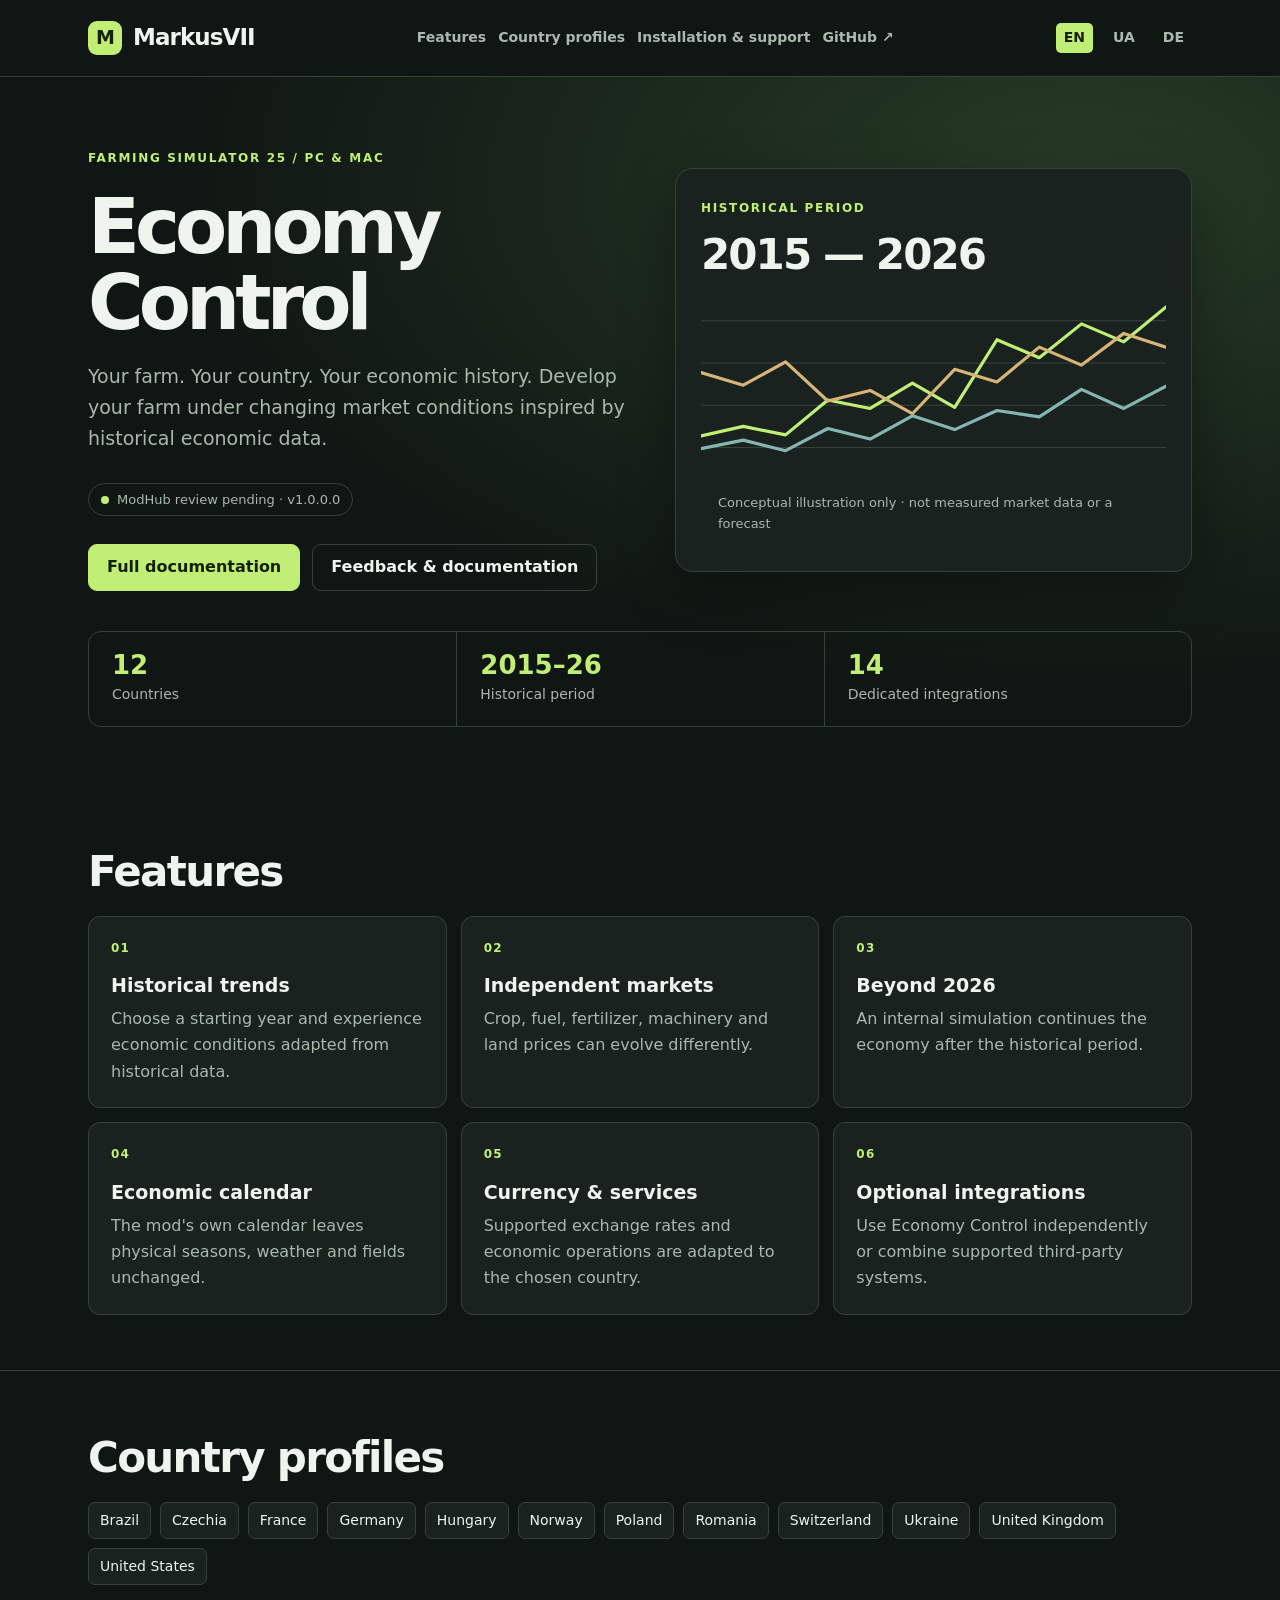
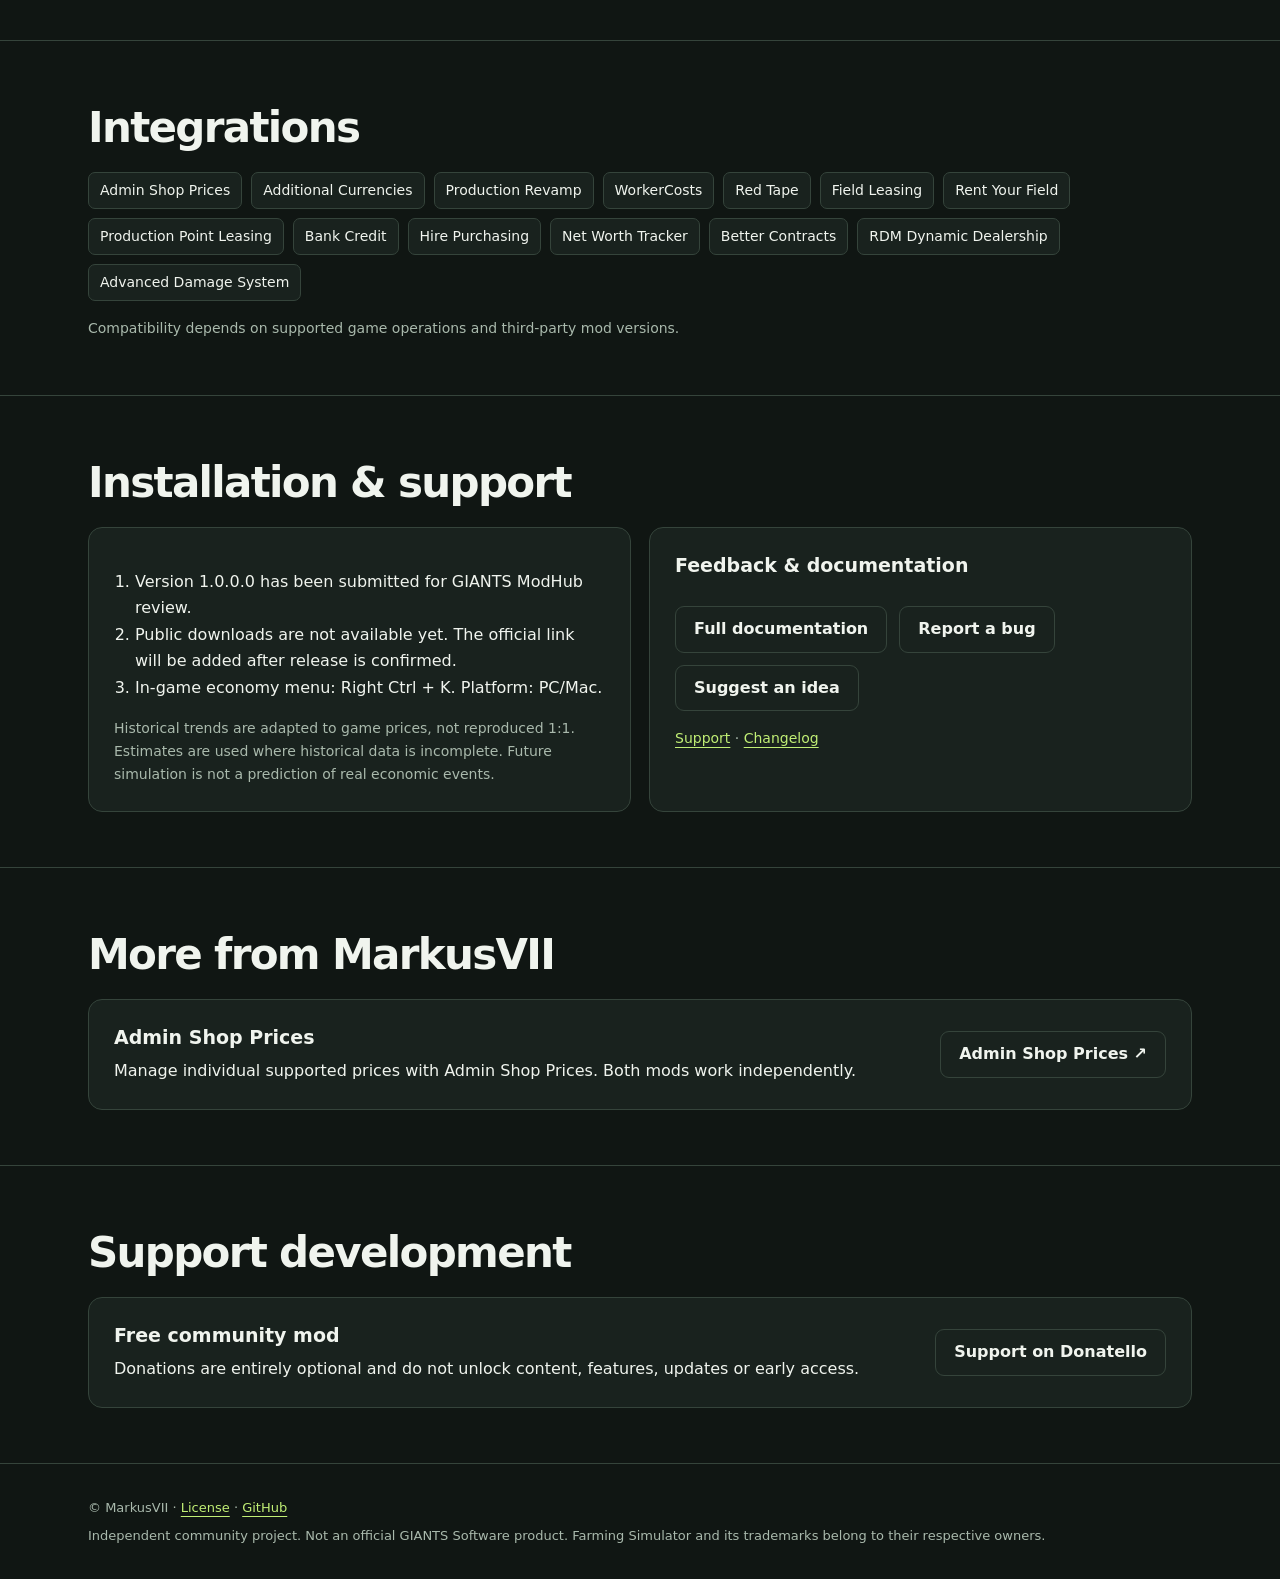
<file: index.html>
<!doctype html>
<html lang="en"><head><meta charset="utf-8"><meta name="viewport" content="width=device-width, initial-scale=1"><title>Economy Control | Farming Simulator 25 – MarkusVII</title><meta name="description" content="Economy Control for Farming Simulator 25 adds a dynamic economy based on historical data for 12 countries, with independent markets and optional integrations."><meta name="theme-color" content="#101613"><meta name="robots" content="index,follow"><link rel="canonical" href="https://markusvii.github.io/FS25_EconomyControl/"><link rel="alternate" hreflang="en" href="https://markusvii.github.io/FS25_EconomyControl/"><link rel="alternate" hreflang="uk" href="https://markusvii.github.io/FS25_EconomyControl/uk.html"><link rel="alternate" hreflang="de" href="https://markusvii.github.io/FS25_EconomyControl/de.html"><link rel="alternate" hreflang="x-default" href="https://markusvii.github.io/FS25_EconomyControl/"><meta property="og:type" content="website"><meta property="og:title" content="Economy Control | MarkusVII"><meta property="og:description" content="Economy Control for Farming Simulator 25 adds a dynamic economy based on historical data for 12 countries, with independent markets and optional integrations."><meta property="og:url" content="https://markusvii.github.io/FS25_EconomyControl/"><link rel="stylesheet" href="site.css"><link rel="icon" href="site-icon.svg" type="image/svg+xml"></head><body>
<header><div class="wrap nav"><a class="brand" href="https://markusvii.github.io/FS25_EconomyControl/"><span class="mark" aria-hidden="true">M</span>MarkusVII</a><nav class="navlinks"><a href="#features">Features</a><a href="#countries">Country profiles</a><a href="#guide">Installation & support</a><a href="https://github.com/MarkusVII/FS25_EconomyControl">GitHub ↗</a></nav><nav class="langs" aria-label="Language"><a href="https://markusvii.github.io/FS25_EconomyControl/" lang="en" aria-current="page">EN</a><a href="https://markusvii.github.io/FS25_EconomyControl/uk.html" lang="uk">UA</a><a href="https://markusvii.github.io/FS25_EconomyControl/de.html" lang="de">DE</a></nav></div></header>
<main><div class="hero"><div class="wrap"><div class="hero-grid"><div><div class="eyebrow">Farming Simulator 25 / PC &amp; Mac</div><h1>Economy Control</h1><p class="lead">Your farm. Your country. Your economic history. Develop your farm under changing market conditions inspired by historical economic data.</p><div class="actions"><span class="status">ModHub review pending · v1.0.0.0</span></div><div class="actions"><a class="btn primary" href="https://github.com/MarkusVII/FS25_EconomyControl">Full documentation</a><a class="btn" href="https://github.com/MarkusVII/FS25_EconomyControl/issues">Feedback &amp; documentation</a></div></div><div class="hero-visual chart"><span class="eyebrow">Historical period</span><div class="big">2015 — 2026</div><svg viewBox="0 0 440 180" role="img" aria-label="Conceptual illustration only · not measured market data or a forecast"><g stroke="#35443b" stroke-width="1"><path d="M0 30H440 M0 70H440 M0 110H440 M0 150H440"/></g><g fill="none" stroke-width="3" stroke-linejoin="round" stroke-linecap="round"><path stroke="#c1ef75" d="M0 139L40 130 80 138 120 105 160 113 200 89 240 112 280 48 320 65 360 33 400 50 440 17"/><path stroke="#d7b477" d="M0 79L40 91 80 69 120 106 160 96 200 118 240 76 280 88 320 55 360 72 400 42 440 55"/><path stroke="#85b7b0" d="M0 151L40 143 80 153 120 132 160 142 200 120 240 133 280 115 320 121 360 95 400 113 440 92"/></g></svg><div class="visual-caption">Conceptual illustration only · not measured market data or a forecast</div></div></div><div class="metrics"><div class="metric"><strong>12</strong><span>Countries</span></div><div class="metric"><strong>2015–26</strong><span>Historical period</span></div><div class="metric"><strong>14</strong><span>Dedicated integrations</span></div></div></div></div>
<section class="content" id="features"><div class="wrap"><h2>Features</h2><div class="grid"><article class="tile"><span class="num">01</span><h3>Historical trends</h3><p>Choose a starting year and experience economic conditions adapted from historical data.</p></article><article class="tile"><span class="num">02</span><h3>Independent markets</h3><p>Crop, fuel, fertilizer, machinery and land prices can evolve differently.</p></article><article class="tile"><span class="num">03</span><h3>Beyond 2026</h3><p>An internal simulation continues the economy after the historical period.</p></article><article class="tile"><span class="num">04</span><h3>Economic calendar</h3><p>The mod's own calendar leaves physical seasons, weather and fields unchanged.</p></article><article class="tile"><span class="num">05</span><h3>Currency &amp; services</h3><p>Supported exchange rates and economic operations are adapted to the chosen country.</p></article><article class="tile"><span class="num">06</span><h3>Optional integrations</h3><p>Use Economy Control independently or combine supported third-party systems.</p></article></div></div></section>
<section class="content" id="countries"><div class="wrap"><h2>Country profiles</h2><div class="tags"><span class="tag">Brazil</span><span class="tag">Czechia</span><span class="tag">France</span><span class="tag">Germany</span><span class="tag">Hungary</span><span class="tag">Norway</span><span class="tag">Poland</span><span class="tag">Romania</span><span class="tag">Switzerland</span><span class="tag">Ukraine</span><span class="tag">United Kingdom</span><span class="tag">United States</span></div></div></section><section class="content" id="integrations"><div class="wrap"><h2>Integrations</h2><div class="tags"><span class="tag">Admin Shop Prices</span><span class="tag">Additional Currencies</span><span class="tag">Production Revamp</span><span class="tag">WorkerCosts</span><span class="tag">Red Tape</span><span class="tag">Field Leasing</span><span class="tag">Rent Your Field</span><span class="tag">Production Point Leasing</span><span class="tag">Bank Credit</span><span class="tag">Hire Purchasing</span><span class="tag">Net Worth Tracker</span><span class="tag">Better Contracts</span><span class="tag">RDM Dynamic Dealership</span><span class="tag">Advanced Damage System</span></div><p class="note">Compatibility depends on supported game operations and third-party mod versions.</p></div></section>
<section class="content" id="guide"><div class="wrap"><h2>Installation &amp; support</h2><div class="split"><article class="panel"><ol><li>Version 1.0.0.0 has been submitted for GIANTS ModHub review.</li><li>Public downloads are not available yet. The official link will be added after release is confirmed.</li><li>In-game economy menu: Right Ctrl + K. Platform: PC/Mac.</li></ol><p class="note">Historical trends are adapted to game prices, not reproduced 1:1. Estimates are used where historical data is incomplete. Future simulation is not a prediction of real economic events.</p></article><article class="panel"><h3>Feedback &amp; documentation</h3><div class="actions"><a class="btn" href="https://github.com/MarkusVII/FS25_EconomyControl/blob/main/README.md">Full documentation</a><a class="btn" href="https://github.com/MarkusVII/FS25_EconomyControl/issues/new?template=bug_report.yml">Report a bug</a><a class="btn" href="https://github.com/MarkusVII/FS25_EconomyControl/issues/new?template=feature_request.yml">Suggest an idea</a></div><p class="note"><a href="https://github.com/MarkusVII/FS25_EconomyControl/blob/main/SUPPORT.md">Support</a> · <a href="https://github.com/MarkusVII/FS25_EconomyControl/blob/main/CHANGELOG.md">Changelog</a></p></article></div></div></section>
<section class="content" id="related"><div class="wrap"><h2>More from MarkusVII</h2><div class="panel cross"><div><h3>Admin Shop Prices</h3><p>Manage individual supported prices with Admin Shop Prices. Both mods work independently.</p></div><a class="btn" href="https://markusvii.github.io/FS25_AdminShopPrices/">Admin Shop Prices ↗</a></div></div></section>
<section class="content" id="support"><div class="wrap"><h2>Support development</h2><div class="panel cross"><div><h3>Free community mod</h3><p>Donations are entirely optional and do not unlock content, features, updates or early access.</p></div><a class="btn" href="https://donatello.to/MarkusVII">Support on Donatello</a></div></div></section>
</main><footer><div class="wrap"><p>© MarkusVII · <a href="https://github.com/MarkusVII/FS25_EconomyControl/blob/main/LICENSE.md">License</a> · <a href="https://github.com/MarkusVII/FS25_EconomyControl">GitHub</a></p><p>Independent community project. Not an official GIANTS Software product. Farming Simulator and its trademarks belong to their respective owners.</p></div></footer></body></html>
</file>
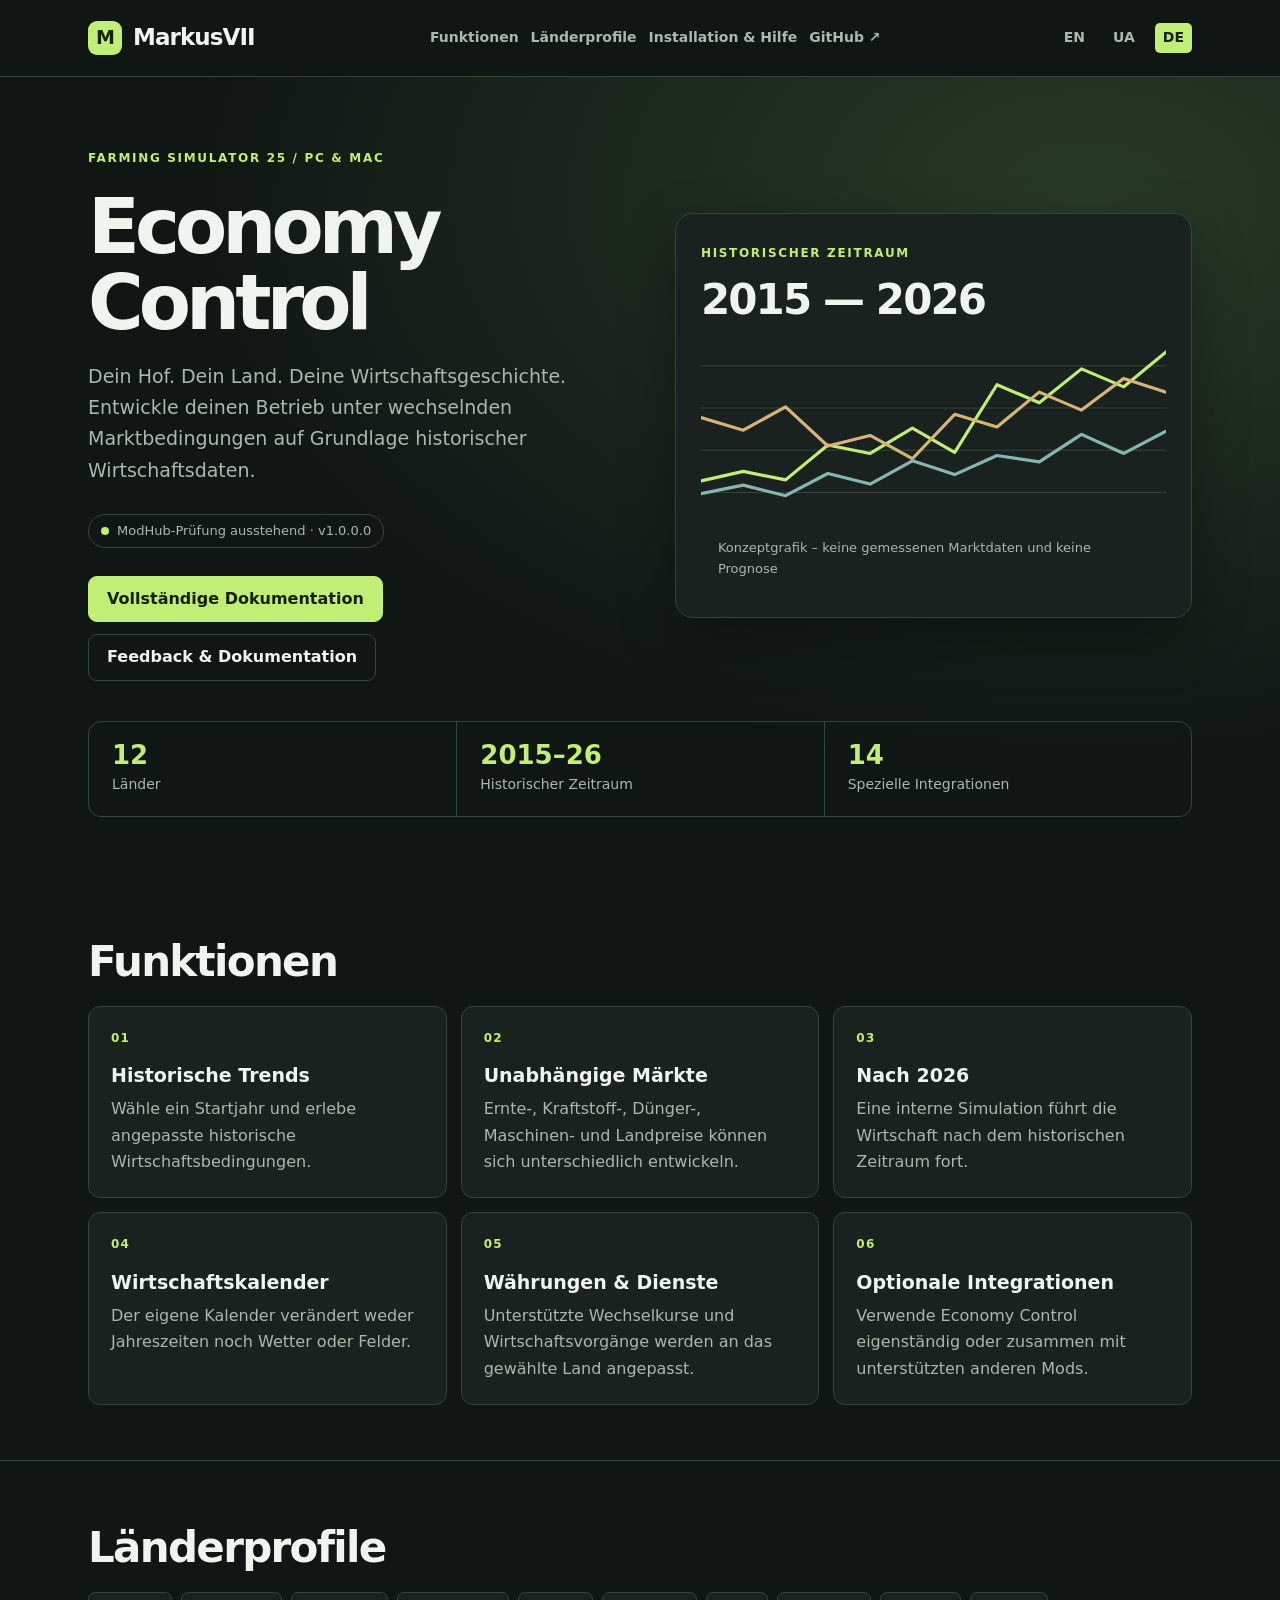
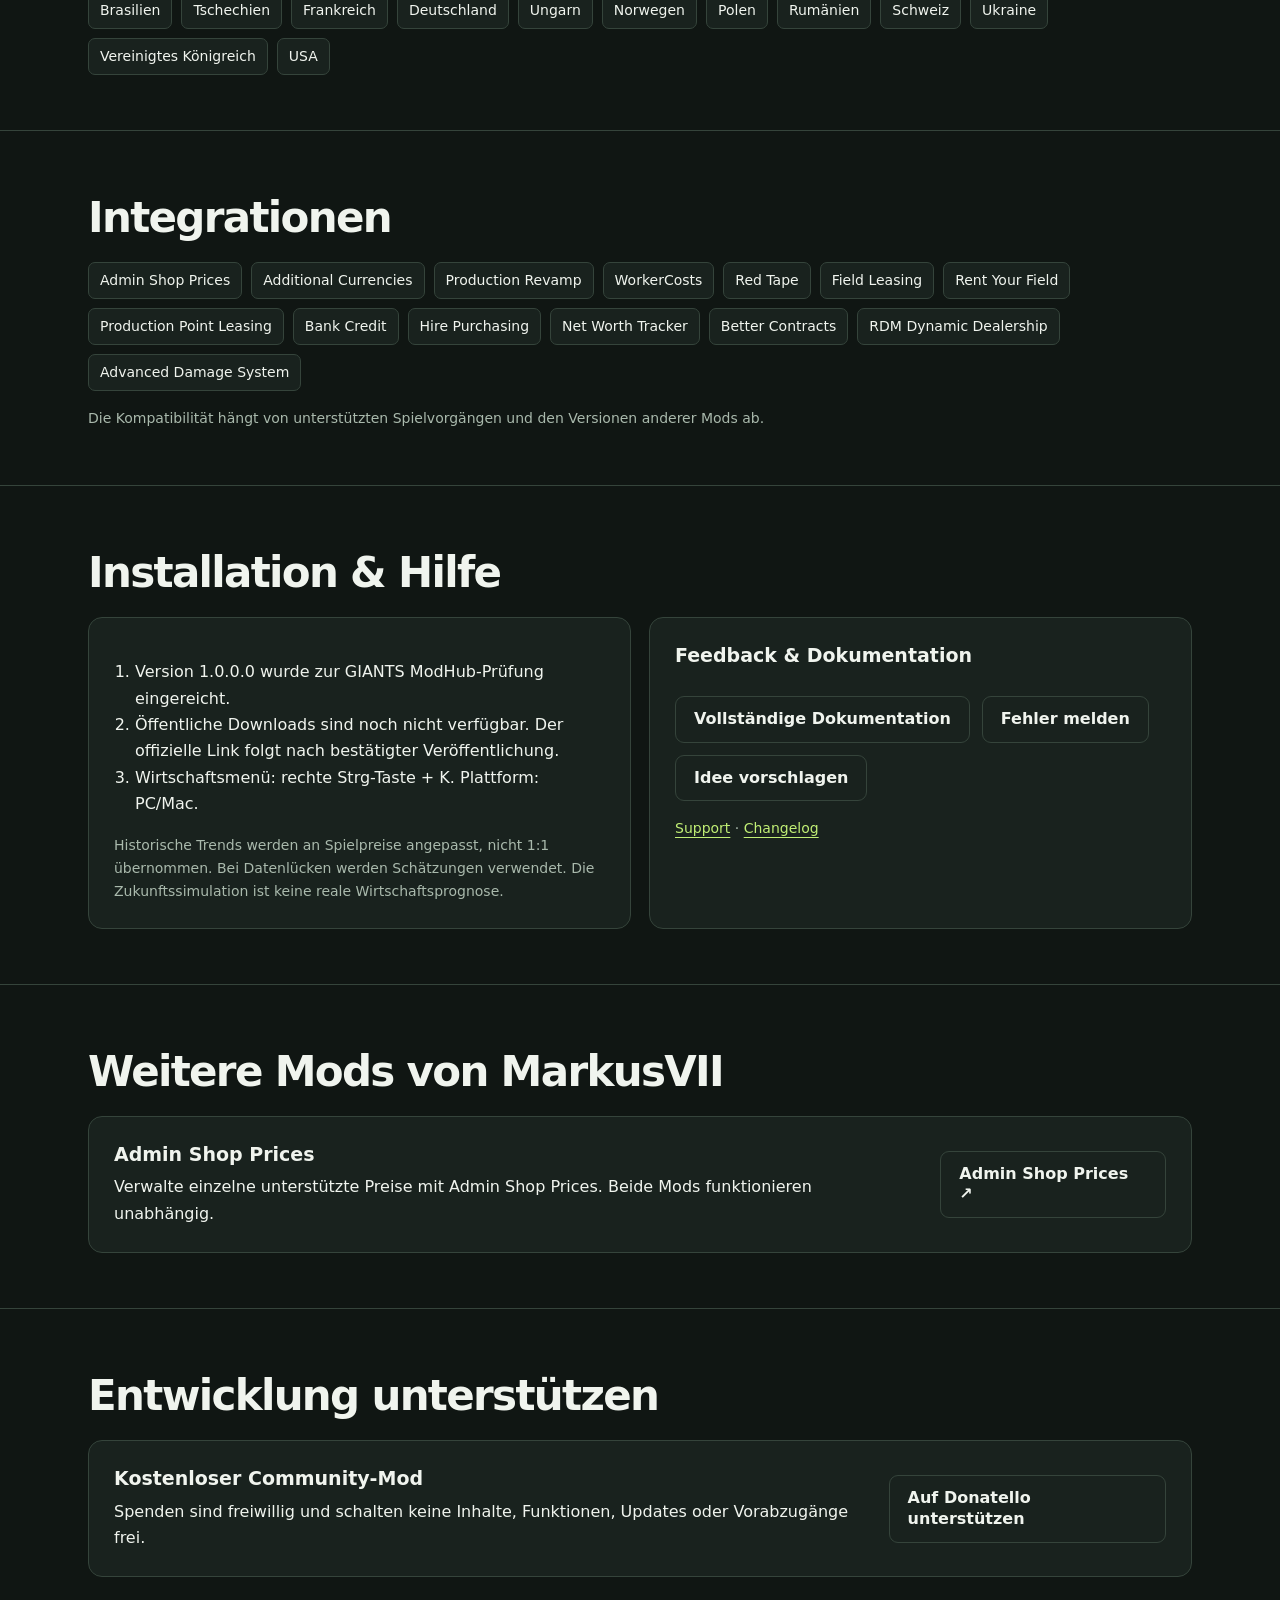
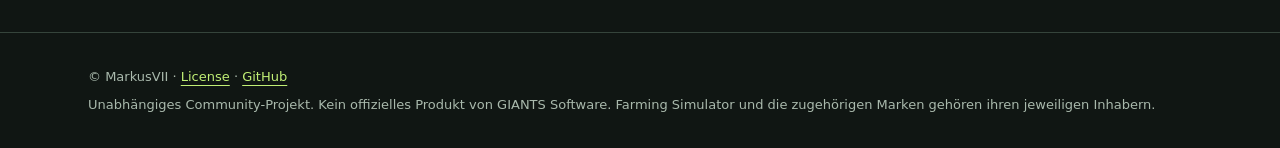
<file: de.html>
<!doctype html>
<html lang="de"><head><meta charset="utf-8"><meta name="viewport" content="width=device-width, initial-scale=1"><title>Economy Control | Farming Simulator 25 – MarkusVII</title><meta name="description" content="Economy Control für Farming Simulator 25 bietet eine dynamische Wirtschaft mit historischen Daten für 12 Länder, unabhängigen Märkten und optionalen Integrationen."><meta name="theme-color" content="#101613"><meta name="robots" content="index,follow"><link rel="canonical" href="https://markusvii.github.io/FS25_EconomyControl/de.html"><link rel="alternate" hreflang="en" href="https://markusvii.github.io/FS25_EconomyControl/"><link rel="alternate" hreflang="uk" href="https://markusvii.github.io/FS25_EconomyControl/uk.html"><link rel="alternate" hreflang="de" href="https://markusvii.github.io/FS25_EconomyControl/de.html"><link rel="alternate" hreflang="x-default" href="https://markusvii.github.io/FS25_EconomyControl/"><meta property="og:type" content="website"><meta property="og:title" content="Economy Control | MarkusVII"><meta property="og:description" content="Economy Control für Farming Simulator 25 bietet eine dynamische Wirtschaft mit historischen Daten für 12 Länder, unabhängigen Märkten und optionalen Integrationen."><meta property="og:url" content="https://markusvii.github.io/FS25_EconomyControl/de.html"><link rel="stylesheet" href="site.css"><link rel="icon" href="site-icon.svg" type="image/svg+xml"></head><body>
<header><div class="wrap nav"><a class="brand" href="https://markusvii.github.io/FS25_EconomyControl/de.html"><span class="mark" aria-hidden="true">M</span>MarkusVII</a><nav class="navlinks"><a href="#features">Funktionen</a><a href="#countries">Länderprofile</a><a href="#guide">Installation & Hilfe</a><a href="https://github.com/MarkusVII/FS25_EconomyControl">GitHub ↗</a></nav><nav class="langs" aria-label="Language"><a href="https://markusvii.github.io/FS25_EconomyControl/" lang="en">EN</a><a href="https://markusvii.github.io/FS25_EconomyControl/uk.html" lang="uk">UA</a><a href="https://markusvii.github.io/FS25_EconomyControl/de.html" lang="de" aria-current="page">DE</a></nav></div></header>
<main><div class="hero"><div class="wrap"><div class="hero-grid"><div><div class="eyebrow">Farming Simulator 25 / PC &amp; Mac</div><h1>Economy Control</h1><p class="lead">Dein Hof. Dein Land. Deine Wirtschaftsgeschichte. Entwickle deinen Betrieb unter wechselnden Marktbedingungen auf Grundlage historischer Wirtschaftsdaten.</p><div class="actions"><span class="status">ModHub-Prüfung ausstehend · v1.0.0.0</span></div><div class="actions"><a class="btn primary" href="https://github.com/MarkusVII/FS25_EconomyControl">Vollständige Dokumentation</a><a class="btn" href="https://github.com/MarkusVII/FS25_EconomyControl/issues">Feedback &amp; Dokumentation</a></div></div><div class="hero-visual chart"><span class="eyebrow">Historischer Zeitraum</span><div class="big">2015 — 2026</div><svg viewBox="0 0 440 180" role="img" aria-label="Konzeptgrafik – keine gemessenen Marktdaten und keine Prognose"><g stroke="#35443b" stroke-width="1"><path d="M0 30H440 M0 70H440 M0 110H440 M0 150H440"/></g><g fill="none" stroke-width="3" stroke-linejoin="round" stroke-linecap="round"><path stroke="#c1ef75" d="M0 139L40 130 80 138 120 105 160 113 200 89 240 112 280 48 320 65 360 33 400 50 440 17"/><path stroke="#d7b477" d="M0 79L40 91 80 69 120 106 160 96 200 118 240 76 280 88 320 55 360 72 400 42 440 55"/><path stroke="#85b7b0" d="M0 151L40 143 80 153 120 132 160 142 200 120 240 133 280 115 320 121 360 95 400 113 440 92"/></g></svg><div class="visual-caption">Konzeptgrafik – keine gemessenen Marktdaten und keine Prognose</div></div></div><div class="metrics"><div class="metric"><strong>12</strong><span>Länder</span></div><div class="metric"><strong>2015–26</strong><span>Historischer Zeitraum</span></div><div class="metric"><strong>14</strong><span>Spezielle Integrationen</span></div></div></div></div>
<section class="content" id="features"><div class="wrap"><h2>Funktionen</h2><div class="grid"><article class="tile"><span class="num">01</span><h3>Historische Trends</h3><p>Wähle ein Startjahr und erlebe angepasste historische Wirtschaftsbedingungen.</p></article><article class="tile"><span class="num">02</span><h3>Unabhängige Märkte</h3><p>Ernte-, Kraftstoff-, Dünger-, Maschinen- und Landpreise können sich unterschiedlich entwickeln.</p></article><article class="tile"><span class="num">03</span><h3>Nach 2026</h3><p>Eine interne Simulation führt die Wirtschaft nach dem historischen Zeitraum fort.</p></article><article class="tile"><span class="num">04</span><h3>Wirtschaftskalender</h3><p>Der eigene Kalender verändert weder Jahreszeiten noch Wetter oder Felder.</p></article><article class="tile"><span class="num">05</span><h3>Währungen &amp; Dienste</h3><p>Unterstützte Wechselkurse und Wirtschaftsvorgänge werden an das gewählte Land angepasst.</p></article><article class="tile"><span class="num">06</span><h3>Optionale Integrationen</h3><p>Verwende Economy Control eigenständig oder zusammen mit unterstützten anderen Mods.</p></article></div></div></section>
<section class="content" id="countries"><div class="wrap"><h2>Länderprofile</h2><div class="tags"><span class="tag">Brasilien</span><span class="tag">Tschechien</span><span class="tag">Frankreich</span><span class="tag">Deutschland</span><span class="tag">Ungarn</span><span class="tag">Norwegen</span><span class="tag">Polen</span><span class="tag">Rumänien</span><span class="tag">Schweiz</span><span class="tag">Ukraine</span><span class="tag">Vereinigtes Königreich</span><span class="tag">USA</span></div></div></section><section class="content" id="integrations"><div class="wrap"><h2>Integrationen</h2><div class="tags"><span class="tag">Admin Shop Prices</span><span class="tag">Additional Currencies</span><span class="tag">Production Revamp</span><span class="tag">WorkerCosts</span><span class="tag">Red Tape</span><span class="tag">Field Leasing</span><span class="tag">Rent Your Field</span><span class="tag">Production Point Leasing</span><span class="tag">Bank Credit</span><span class="tag">Hire Purchasing</span><span class="tag">Net Worth Tracker</span><span class="tag">Better Contracts</span><span class="tag">RDM Dynamic Dealership</span><span class="tag">Advanced Damage System</span></div><p class="note">Die Kompatibilität hängt von unterstützten Spielvorgängen und den Versionen anderer Mods ab.</p></div></section>
<section class="content" id="guide"><div class="wrap"><h2>Installation &amp; Hilfe</h2><div class="split"><article class="panel"><ol><li>Version 1.0.0.0 wurde zur GIANTS ModHub-Prüfung eingereicht.</li><li>Öffentliche Downloads sind noch nicht verfügbar. Der offizielle Link folgt nach bestätigter Veröffentlichung.</li><li>Wirtschaftsmenü: rechte Strg-Taste + K. Plattform: PC/Mac.</li></ol><p class="note">Historische Trends werden an Spielpreise angepasst, nicht 1:1 übernommen. Bei Datenlücken werden Schätzungen verwendet. Die Zukunftssimulation ist keine reale Wirtschaftsprognose.</p></article><article class="panel"><h3>Feedback &amp; Dokumentation</h3><div class="actions"><a class="btn" href="https://github.com/MarkusVII/FS25_EconomyControl/blob/main/README.de.md">Vollständige Dokumentation</a><a class="btn" href="https://github.com/MarkusVII/FS25_EconomyControl/issues/new?template=bug_report.yml">Fehler melden</a><a class="btn" href="https://github.com/MarkusVII/FS25_EconomyControl/issues/new?template=feature_request.yml">Idee vorschlagen</a></div><p class="note"><a href="https://github.com/MarkusVII/FS25_EconomyControl/blob/main/SUPPORT.md">Support</a> · <a href="https://github.com/MarkusVII/FS25_EconomyControl/blob/main/CHANGELOG.md">Changelog</a></p></article></div></div></section>
<section class="content" id="related"><div class="wrap"><h2>Weitere Mods von MarkusVII</h2><div class="panel cross"><div><h3>Admin Shop Prices</h3><p>Verwalte einzelne unterstützte Preise mit Admin Shop Prices. Beide Mods funktionieren unabhängig.</p></div><a class="btn" href="https://markusvii.github.io/FS25_AdminShopPrices/de.html">Admin Shop Prices ↗</a></div></div></section>
<section class="content" id="support"><div class="wrap"><h2>Entwicklung unterstützen</h2><div class="panel cross"><div><h3>Kostenloser Community-Mod</h3><p>Spenden sind freiwillig und schalten keine Inhalte, Funktionen, Updates oder Vorabzugänge frei.</p></div><a class="btn" href="https://donatello.to/MarkusVII">Auf Donatello unterstützen</a></div></div></section>
</main><footer><div class="wrap"><p>© MarkusVII · <a href="https://github.com/MarkusVII/FS25_EconomyControl/blob/main/LICENSE.md">License</a> · <a href="https://github.com/MarkusVII/FS25_EconomyControl">GitHub</a></p><p>Unabhängiges Community-Projekt. Kein offizielles Produkt von GIANTS Software. Farming Simulator und die zugehörigen Marken gehören ihren jeweiligen Inhabern.</p></div></footer></body></html>
</file>
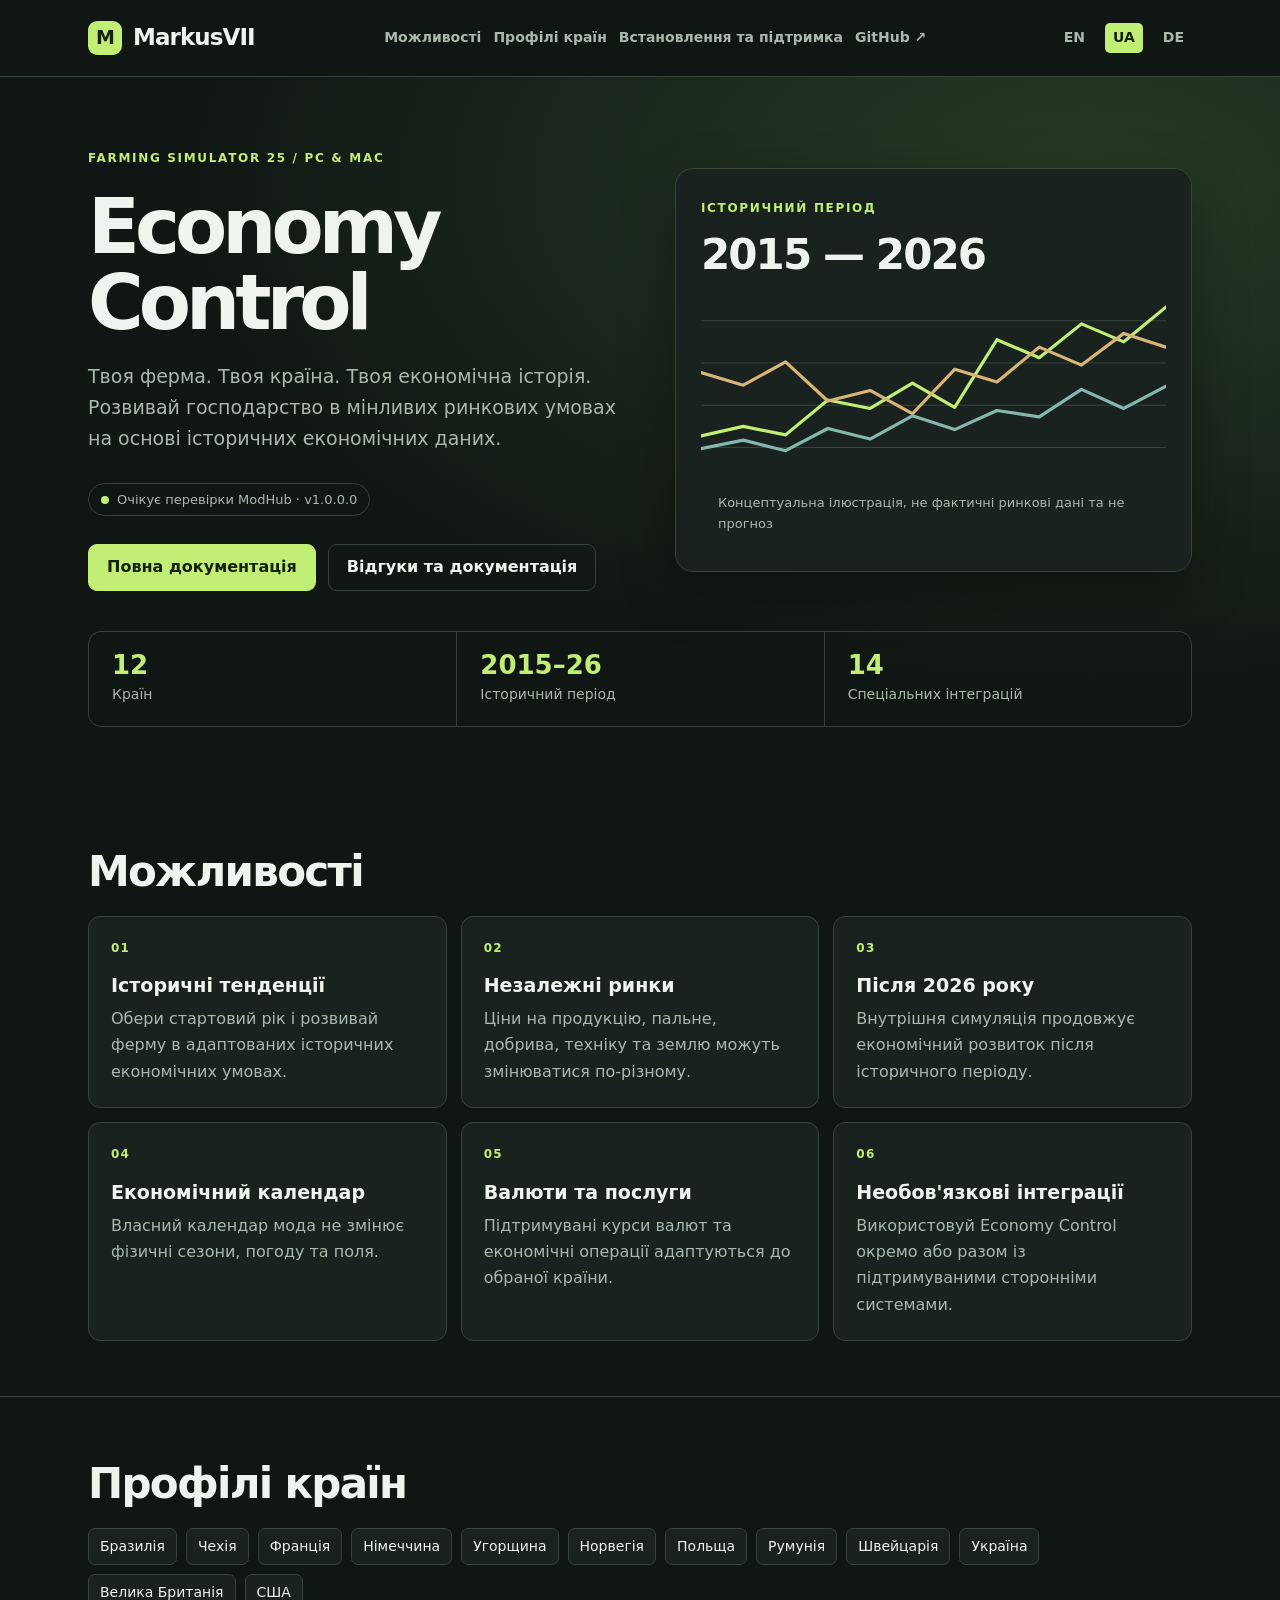
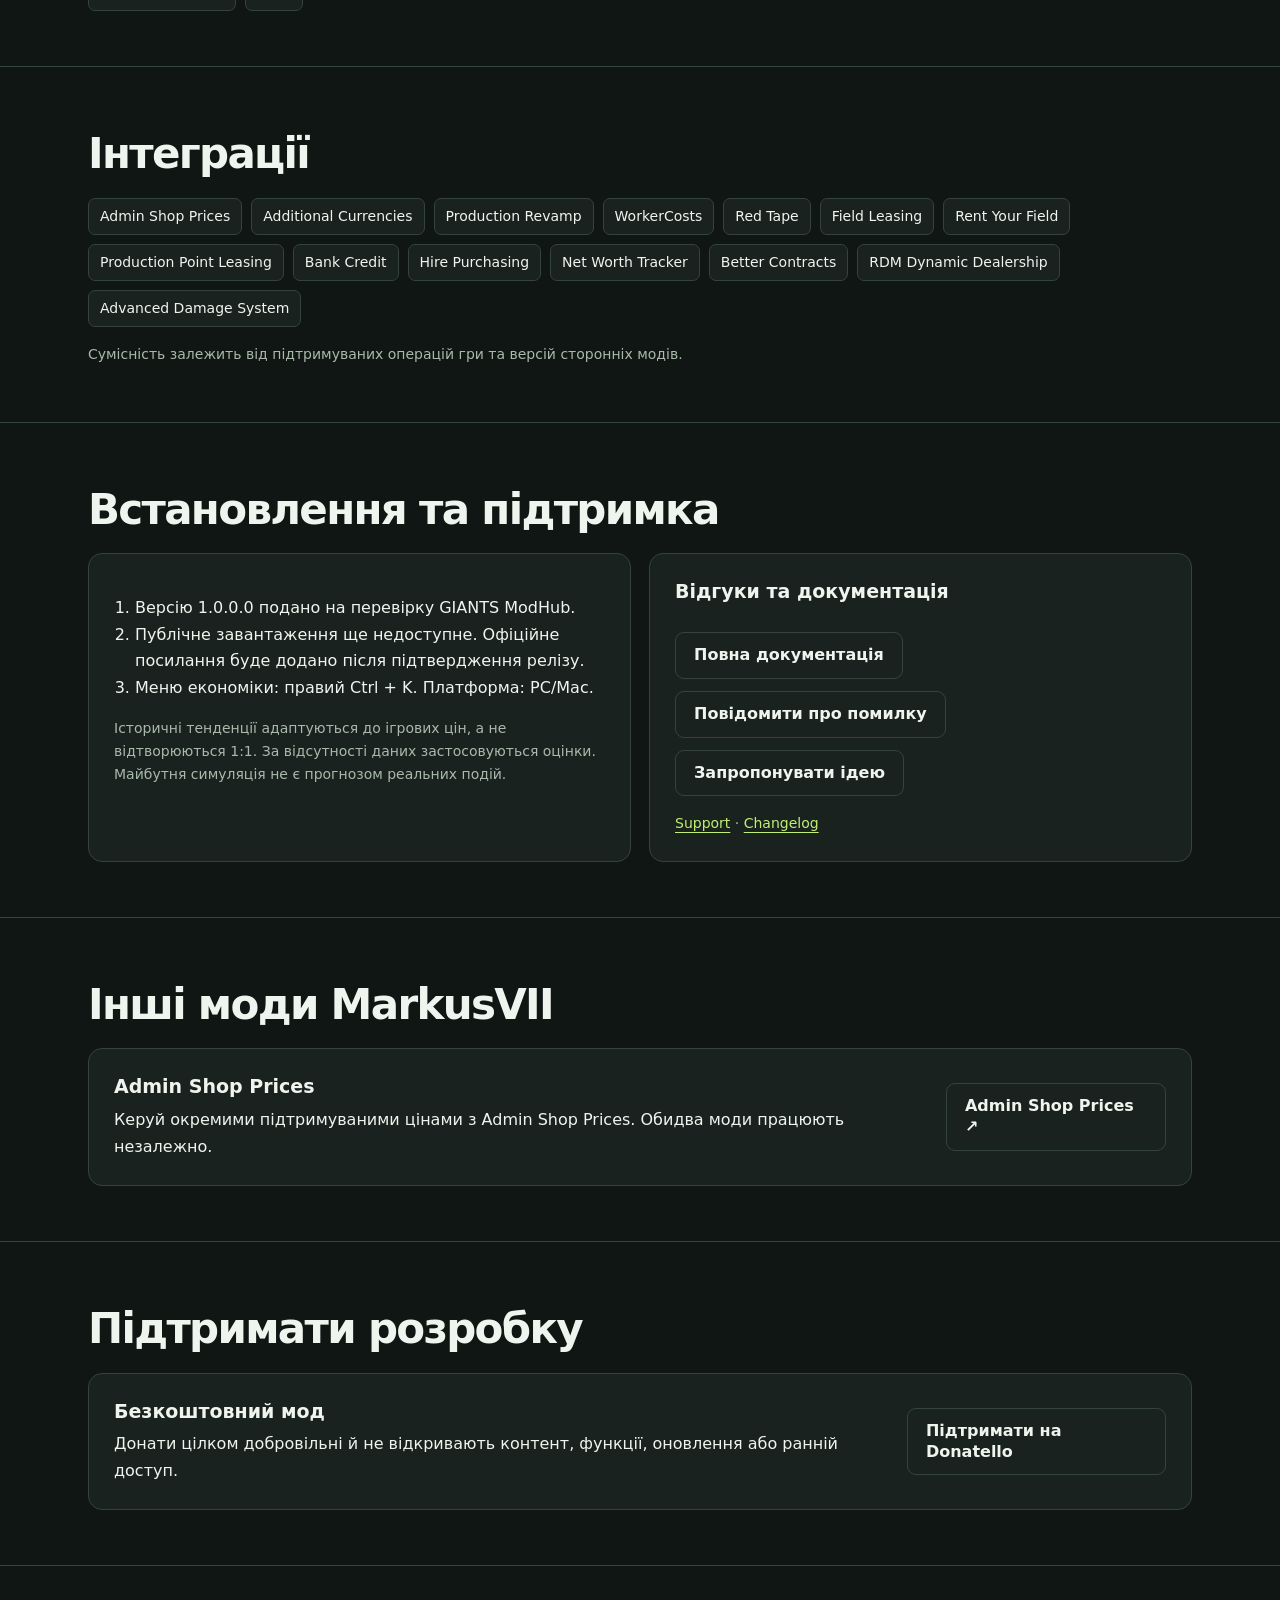
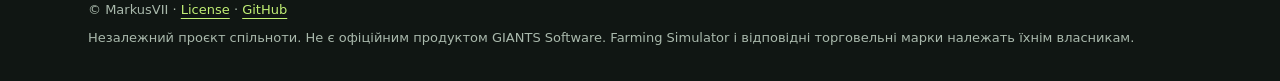
<file: uk.html>
<!doctype html>
<html lang="uk"><head><meta charset="utf-8"><meta name="viewport" content="width=device-width, initial-scale=1"><title>Economy Control | Farming Simulator 25 – MarkusVII</title><meta name="description" content="Economy Control — мод для Farming Simulator 25 із динамічною економікою на основі історичних даних 12 країн, окремими ринками та інтеграціями."><meta name="theme-color" content="#101613"><meta name="robots" content="index,follow"><link rel="canonical" href="https://markusvii.github.io/FS25_EconomyControl/uk.html"><link rel="alternate" hreflang="en" href="https://markusvii.github.io/FS25_EconomyControl/"><link rel="alternate" hreflang="uk" href="https://markusvii.github.io/FS25_EconomyControl/uk.html"><link rel="alternate" hreflang="de" href="https://markusvii.github.io/FS25_EconomyControl/de.html"><link rel="alternate" hreflang="x-default" href="https://markusvii.github.io/FS25_EconomyControl/"><meta property="og:type" content="website"><meta property="og:title" content="Economy Control | MarkusVII"><meta property="og:description" content="Economy Control — мод для Farming Simulator 25 із динамічною економікою на основі історичних даних 12 країн, окремими ринками та інтеграціями."><meta property="og:url" content="https://markusvii.github.io/FS25_EconomyControl/uk.html"><link rel="stylesheet" href="site.css"><link rel="icon" href="site-icon.svg" type="image/svg+xml"></head><body>
<header><div class="wrap nav"><a class="brand" href="https://markusvii.github.io/FS25_EconomyControl/uk.html"><span class="mark" aria-hidden="true">M</span>MarkusVII</a><nav class="navlinks"><a href="#features">Можливості</a><a href="#countries">Профілі країн</a><a href="#guide">Встановлення та підтримка</a><a href="https://github.com/MarkusVII/FS25_EconomyControl">GitHub ↗</a></nav><nav class="langs" aria-label="Language"><a href="https://markusvii.github.io/FS25_EconomyControl/" lang="en">EN</a><a href="https://markusvii.github.io/FS25_EconomyControl/uk.html" lang="uk" aria-current="page">UA</a><a href="https://markusvii.github.io/FS25_EconomyControl/de.html" lang="de">DE</a></nav></div></header>
<main><div class="hero"><div class="wrap"><div class="hero-grid"><div><div class="eyebrow">Farming Simulator 25 / PC &amp; Mac</div><h1>Economy Control</h1><p class="lead">Твоя ферма. Твоя країна. Твоя економічна історія. Розвивай господарство в мінливих ринкових умовах на основі історичних економічних даних.</p><div class="actions"><span class="status">Очікує перевірки ModHub · v1.0.0.0</span></div><div class="actions"><a class="btn primary" href="https://github.com/MarkusVII/FS25_EconomyControl">Повна документація</a><a class="btn" href="https://github.com/MarkusVII/FS25_EconomyControl/issues">Відгуки та документація</a></div></div><div class="hero-visual chart"><span class="eyebrow">Історичний період</span><div class="big">2015 — 2026</div><svg viewBox="0 0 440 180" role="img" aria-label="Концептуальна ілюстрація, не фактичні ринкові дані та не прогноз"><g stroke="#35443b" stroke-width="1"><path d="M0 30H440 M0 70H440 M0 110H440 M0 150H440"/></g><g fill="none" stroke-width="3" stroke-linejoin="round" stroke-linecap="round"><path stroke="#c1ef75" d="M0 139L40 130 80 138 120 105 160 113 200 89 240 112 280 48 320 65 360 33 400 50 440 17"/><path stroke="#d7b477" d="M0 79L40 91 80 69 120 106 160 96 200 118 240 76 280 88 320 55 360 72 400 42 440 55"/><path stroke="#85b7b0" d="M0 151L40 143 80 153 120 132 160 142 200 120 240 133 280 115 320 121 360 95 400 113 440 92"/></g></svg><div class="visual-caption">Концептуальна ілюстрація, не фактичні ринкові дані та не прогноз</div></div></div><div class="metrics"><div class="metric"><strong>12</strong><span>Країн</span></div><div class="metric"><strong>2015–26</strong><span>Історичний період</span></div><div class="metric"><strong>14</strong><span>Спеціальних інтеграцій</span></div></div></div></div>
<section class="content" id="features"><div class="wrap"><h2>Можливості</h2><div class="grid"><article class="tile"><span class="num">01</span><h3>Історичні тенденції</h3><p>Обери стартовий рік і розвивай ферму в адаптованих історичних економічних умовах.</p></article><article class="tile"><span class="num">02</span><h3>Незалежні ринки</h3><p>Ціни на продукцію, пальне, добрива, техніку та землю можуть змінюватися по-різному.</p></article><article class="tile"><span class="num">03</span><h3>Після 2026 року</h3><p>Внутрішня симуляція продовжує економічний розвиток після історичного періоду.</p></article><article class="tile"><span class="num">04</span><h3>Економічний календар</h3><p>Власний календар мода не змінює фізичні сезони, погоду та поля.</p></article><article class="tile"><span class="num">05</span><h3>Валюти та послуги</h3><p>Підтримувані курси валют та економічні операції адаптуються до обраної країни.</p></article><article class="tile"><span class="num">06</span><h3>Необов'язкові інтеграції</h3><p>Використовуй Economy Control окремо або разом із підтримуваними сторонніми системами.</p></article></div></div></section>
<section class="content" id="countries"><div class="wrap"><h2>Профілі країн</h2><div class="tags"><span class="tag">Бразилія</span><span class="tag">Чехія</span><span class="tag">Франція</span><span class="tag">Німеччина</span><span class="tag">Угорщина</span><span class="tag">Норвегія</span><span class="tag">Польща</span><span class="tag">Румунія</span><span class="tag">Швейцарія</span><span class="tag">Україна</span><span class="tag">Велика Британія</span><span class="tag">США</span></div></div></section><section class="content" id="integrations"><div class="wrap"><h2>Інтеграції</h2><div class="tags"><span class="tag">Admin Shop Prices</span><span class="tag">Additional Currencies</span><span class="tag">Production Revamp</span><span class="tag">WorkerCosts</span><span class="tag">Red Tape</span><span class="tag">Field Leasing</span><span class="tag">Rent Your Field</span><span class="tag">Production Point Leasing</span><span class="tag">Bank Credit</span><span class="tag">Hire Purchasing</span><span class="tag">Net Worth Tracker</span><span class="tag">Better Contracts</span><span class="tag">RDM Dynamic Dealership</span><span class="tag">Advanced Damage System</span></div><p class="note">Сумісність залежить від підтримуваних операцій гри та версій сторонніх модів.</p></div></section>
<section class="content" id="guide"><div class="wrap"><h2>Встановлення та підтримка</h2><div class="split"><article class="panel"><ol><li>Версію 1.0.0.0 подано на перевірку GIANTS ModHub.</li><li>Публічне завантаження ще недоступне. Офіційне посилання буде додано після підтвердження релізу.</li><li>Меню економіки: правий Ctrl + K. Платформа: PC/Mac.</li></ol><p class="note">Історичні тенденції адаптуються до ігрових цін, а не відтворюються 1:1. За відсутності даних застосовуються оцінки. Майбутня симуляція не є прогнозом реальних подій.</p></article><article class="panel"><h3>Відгуки та документація</h3><div class="actions"><a class="btn" href="https://github.com/MarkusVII/FS25_EconomyControl/blob/main/README.uk.md">Повна документація</a><a class="btn" href="https://github.com/MarkusVII/FS25_EconomyControl/issues/new?template=bug_report.yml">Повідомити про помилку</a><a class="btn" href="https://github.com/MarkusVII/FS25_EconomyControl/issues/new?template=feature_request.yml">Запропонувати ідею</a></div><p class="note"><a href="https://github.com/MarkusVII/FS25_EconomyControl/blob/main/SUPPORT.md">Support</a> · <a href="https://github.com/MarkusVII/FS25_EconomyControl/blob/main/CHANGELOG.md">Changelog</a></p></article></div></div></section>
<section class="content" id="related"><div class="wrap"><h2>Інші моди MarkusVII</h2><div class="panel cross"><div><h3>Admin Shop Prices</h3><p>Керуй окремими підтримуваними цінами з Admin Shop Prices. Обидва моди працюють незалежно.</p></div><a class="btn" href="https://markusvii.github.io/FS25_AdminShopPrices/uk.html">Admin Shop Prices ↗</a></div></div></section>
<section class="content" id="support"><div class="wrap"><h2>Підтримати розробку</h2><div class="panel cross"><div><h3>Безкоштовний мод</h3><p>Донати цілком добровільні й не відкривають контент, функції, оновлення або ранній доступ.</p></div><a class="btn" href="https://donatello.to/MarkusVII">Підтримати на Donatello</a></div></div></section>
</main><footer><div class="wrap"><p>© MarkusVII · <a href="https://github.com/MarkusVII/FS25_EconomyControl/blob/main/LICENSE.md">License</a> · <a href="https://github.com/MarkusVII/FS25_EconomyControl">GitHub</a></p><p>Незалежний проєкт спільноти. Не є офіційним продуктом GIANTS Software. Farming Simulator і відповідні торговельні марки належать їхнім власникам.</p></div></footer></body></html>
</file>
<file: site.css>
:root{color-scheme:dark;--bg:#101613;--panel:#19221e;--line:#35443b;--text:#f0f4ee;--muted:#a9b9ac;--accent:#c1ef75;--max:1160px}*{box-sizing:border-box}html{scroll-behavior:smooth}body{margin:0;background:var(--bg);color:var(--text);font:16px/1.65 system-ui,-apple-system,BlinkMacSystemFont,"Segoe UI",sans-serif}a{color:var(--accent);text-underline-offset:4px}a:focus-visible{outline:3px solid var(--accent);outline-offset:4px}img{max-width:100%;height:auto;display:block}header{border-bottom:1px solid var(--line)}.wrap{max-width:var(--max);margin:auto;padding:0 28px}.nav{min-height:76px;display:flex;align-items:center;justify-content:space-between;gap:20px;flex-wrap:wrap}.brand{color:var(--text);text-decoration:none;font-weight:800;letter-spacing:-.04em;font-size:23px;display:flex;align-items:center;gap:11px}.mark{display:grid;place-items:center;background:var(--accent);color:#16210e;width:34px;height:34px;border-radius:9px;font-size:19px}.navlinks,.langs,.actions{display:flex;align-items:center;gap:12px;flex-wrap:wrap}.navlinks a,.langs a{text-decoration:none;color:var(--muted);font-size:14px;font-weight:650}.langs a{padding:3px 8px;border-radius:5px}.langs [aria-current]{background:var(--accent);color:#16210e}.hero{padding:72px 0 58px;background:radial-gradient(ellipse at 85% 15%,#273b26 0%,transparent 60%)}.hero-grid{display:grid;grid-template-columns:1.05fr 1fr;gap:44px;align-items:center}.eyebrow{color:var(--accent);font-size:12px;font-weight:800;letter-spacing:.14em;text-transform:uppercase}.status{display:inline-flex;align-items:center;gap:8px;border:1px solid var(--line);border-radius:30px;padding:5px 12px;font-size:13px;color:var(--muted)}.status:before{content:"";width:8px;height:8px;border-radius:50%;background:var(--accent)}h1,h2,h3,p{margin:0}h1{font-size:clamp(44px,6vw,76px);line-height:1;letter-spacing:-.065em;margin:20px 0}h2{font-size:clamp(28px,4vw,42px);letter-spacing:-.04em;line-height:1.14;margin:8px 0 20px}h3{font-size:19px;line-height:1.3;margin-bottom:8px}.lead{font-size:19px;color:var(--muted);max-width:570px}.actions{margin-top:28px}.btn{display:inline-flex;align-items:center;justify-content:center;padding:12px 18px;border:1px solid var(--line);border-radius:9px;color:var(--text);text-decoration:none;font-weight:750;line-height:1.3}.btn.primary{background:var(--accent);color:#15200b;border-color:var(--accent)}.btn:hover{filter:brightness(1.12);border-color:var(--accent)}.hero-visual{background:var(--panel);border:1px solid var(--line);border-radius:18px;overflow:hidden;box-shadow:0 20px 55px #0005}.hero-visual img{width:100%;aspect-ratio:16/10;object-fit:contain;background:#101613}.visual-caption{padding:12px 17px;color:var(--muted);font-size:13px}.chart{padding:25px}.chart svg{width:100%;height:auto;display:block}.chart .big{font-size:42px;font-weight:800;letter-spacing:-.045em}.metrics{display:grid;grid-template-columns:repeat(3,1fr);border:1px solid var(--line);border-radius:13px;margin-top:40px;overflow:hidden}.metric{padding:18px 23px}.metric+.metric{border-left:1px solid var(--line)}.metric strong{display:block;color:var(--accent);font-size:26px;line-height:1.2}.metric span{font-size:14px;color:var(--muted)}section.content{padding:55px 0;border-bottom:1px solid var(--line)}.grid{display:grid;grid-template-columns:repeat(3,1fr);gap:14px}.tile{padding:22px;background:var(--panel);border:1px solid var(--line);border-radius:12px}.tile .num{color:var(--accent);font-size:12px;font-weight:800;letter-spacing:.1em;display:block;margin-bottom:15px}.tile p,.sub,.note{color:var(--muted)}.sub{margin-bottom:22px}.gallery{display:grid;grid-template-columns:repeat(2,1fr);gap:18px}.gallery figure{margin:0;background:var(--panel);border:1px solid var(--line);border-radius:12px;overflow:hidden}.gallery img{width:100%;aspect-ratio:16/9;object-fit:contain;background:#101613}.gallery figcaption{padding:12px 16px;font-size:14px;color:var(--muted)}.tags{display:flex;flex-wrap:wrap;gap:9px}.tag{border:1px solid var(--line);border-radius:7px;padding:6px 11px;background:var(--panel);font-size:14px}.split{display:grid;grid-template-columns:1fr 1fr;gap:18px}.panel{padding:25px;border:1px solid var(--line);border-radius:14px;background:var(--panel)}.panel p+p{margin-top:12px}ol{padding-left:21px}.note{font-size:14px;margin-top:16px}.cross{display:flex;justify-content:space-between;align-items:center;gap:24px}footer{padding:33px 0;color:var(--muted);font-size:13px}footer p+p{margin-top:6px}@media(max-width:800px){.hero-grid,.split{grid-template-columns:1fr}.grid{grid-template-columns:repeat(2,1fr)}.hero{padding:46px 0}.nav{padding-top:14px;padding-bottom:14px}.navlinks{order:3;width:100%}.hero-grid{gap:28px}}@media(max-width:480px){.wrap{padding:0 17px}.grid,.gallery{grid-template-columns:1fr}.metric{padding:13px 9px}.metric strong{font-size:20px}.metric span{font-size:12px}.cross{align-items:flex-start;flex-direction:column}.hero .actions .btn{width:100%}}@media(prefers-reduced-motion:reduce){html{scroll-behavior:auto}}
</file>
